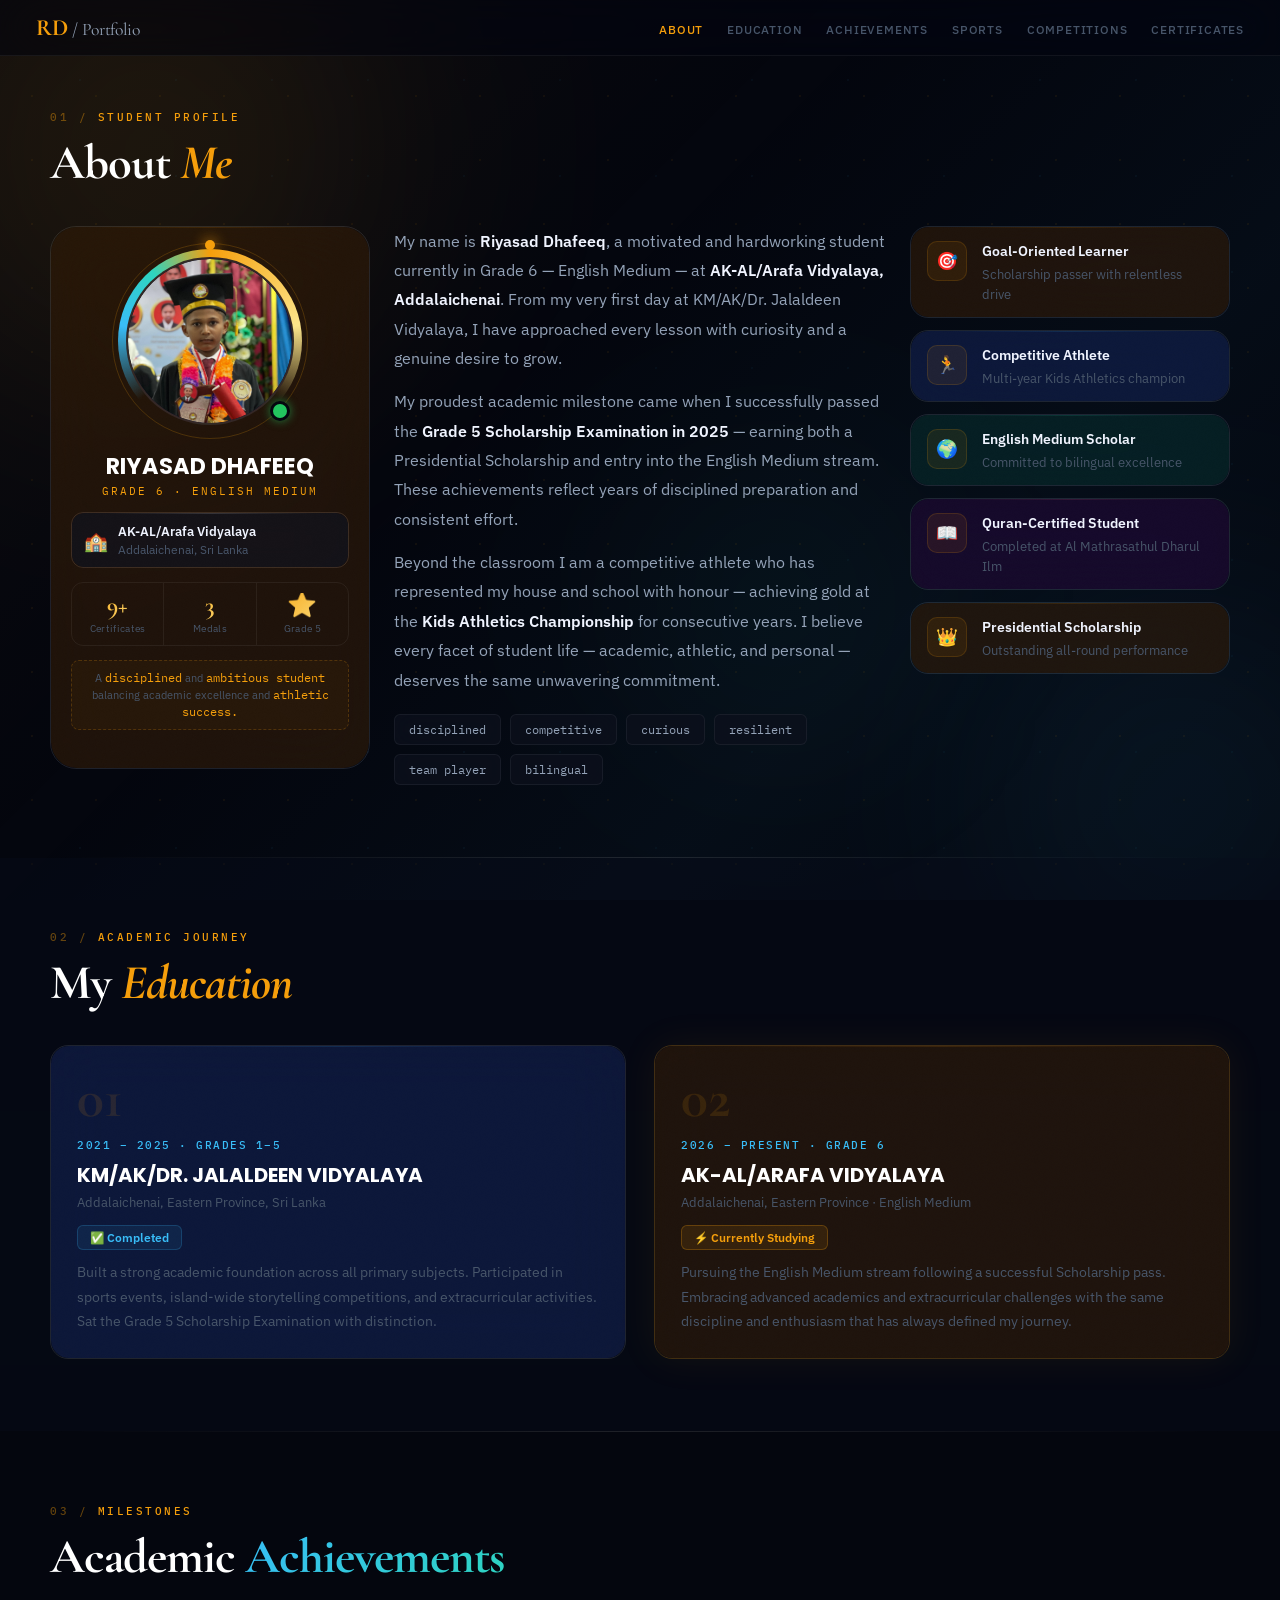
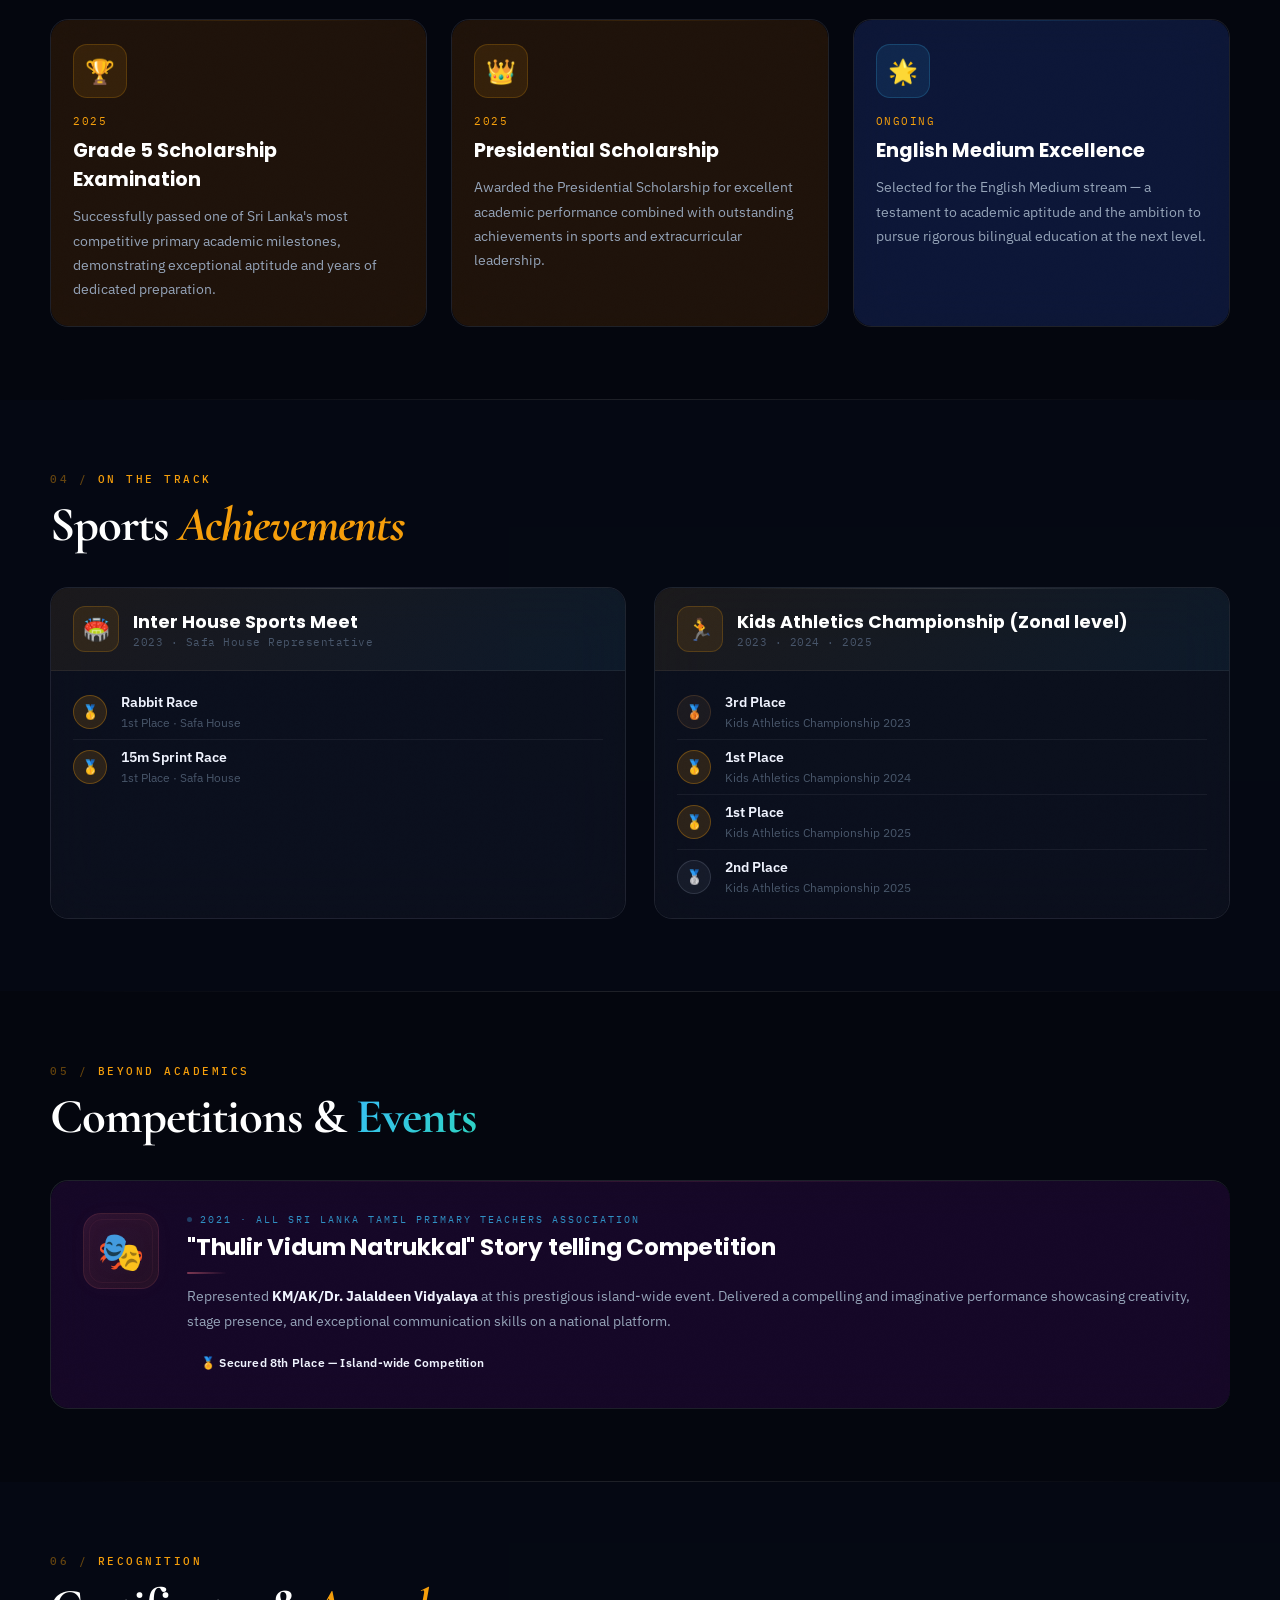
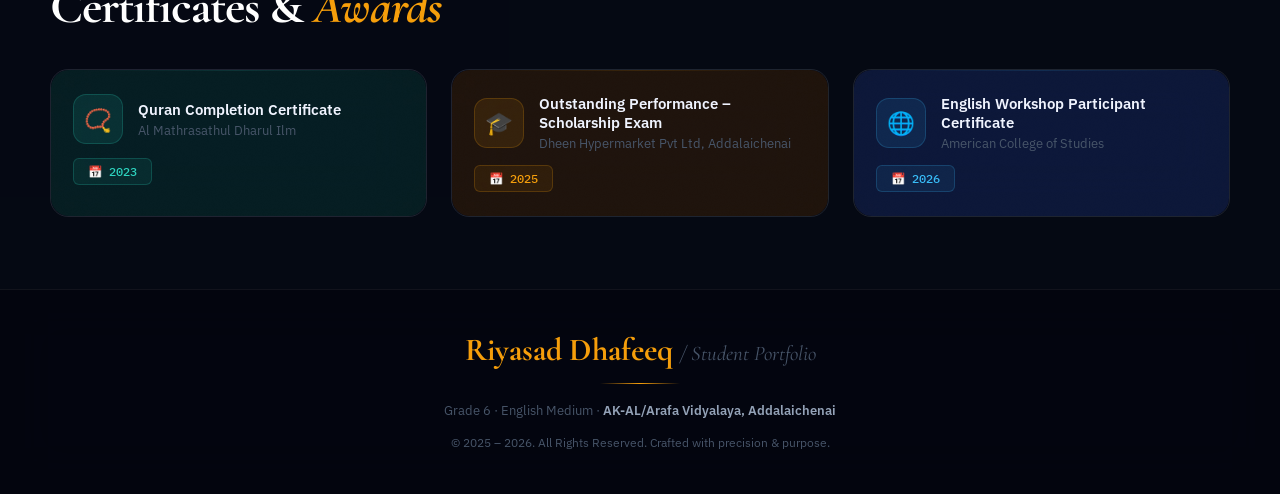
<file: 2nd.html>
<!DOCTYPE html>
<html lang="en">
<head>
  <meta charset="UTF-8"/>
  <meta name="viewport" content="width=device-width, initial-scale=1.0"/>
  <title>Riyasad Dhafeeq — Student Profile</title>
  <link href="https://fonts.googleapis.com/css2?family=Cormorant+Garamond:ital,wght@0,400;0,600;0,700;1,400;1,600&family=IBM+Plex+Sans:wght@300;400;500;600&family=IBM+Plex+Mono:wght@400;500&display=swap" rel="stylesheet"/>
  <link rel="stylesheet" href="style.css">
</head>
<body>

<!-- CURSOR -->
<div id="cur-dot"></div>
<div id="cur-ring"></div>

<!-- BACKGROUND SCENE -->
<div class="bg-scene">
  <div class="bg-orb orb-a"></div>
  <div class="bg-orb orb-b"></div>
  <div class="bg-orb orb-c"></div>
</div>

<!-- ═══════════════════════════════════════════════════
     NAV
═══════════════════════════════════════════════════ -->
<nav id="navbar">
  <div class="nav-logo">RD <span>/ Portfolio</span></div>
  <ul class="nav-links" id="navLinks">
    <li><a href="#about">About</a></li>
    <li><a href="#education">Education</a></li>
    <li><a href="#achievements">Achievements</a></li>
    <li><a href="#sports">Sports</a></li>
    <li><a href="#competitions">Competitions</a></li>
    <li><a href="#certifications">Certificates</a></li>
  </ul>
  <div class="hamburger" onclick="toggleMenu()">
    <span></span><span></span><span></span>
  </div>
</nav>

<!-- ═══════════════════════════════════════════════════
     ABOUT / STUDENT PROFILE  (first section — no hero)
═══════════════════════════════════════════════════ -->
<section id="about" style="padding-top:110px;">
  <div class="si">
    <div class="s-mono"><span>01 /</span> Student Profile</div>
    <h2 class="s-title">About <em>Me</em></h2>

    <!-- 3-column layout: profile card | bio | highlights -->
    <div class="profile-layout">

      <!-- ── LEFT: Profile Image Card ── -->
      <div class="profile-img-card acr acr-amber fu">
        <div class="noise"></div>

        <!-- spinning conic ring around photo -->
        <div class="pic-shell">
          <div class="pic-ring-outer"></div>
          <div class="pic-ring-conic"></div>
          <div class="pic-frame">
            <!-- Replace src with your actual photo path e.g. src="riyasad.jpg" -->
            <img
              id="profilePhoto"
              src="imgs.jpeg"
              alt="Riyasad Dhafeeq"
              onerror="this.style.display='none'; document.getElementById('profileEmoji').style.display='flex';"
            />
            <div id="profileEmoji" style="display:none; width:100%; height:100%; align-items:center; justify-content:center; font-size:5.5rem; background:linear-gradient(145deg,#0d1428,#12102a);">👦</div>
          </div>
          <div class="pic-live"></div>
        </div>

        <!-- Name & grade -->
        <div class="pic-name">Riyasad Dhafeeq</div>
        <div class="pic-grade">Grade 6 · English Medium</div>

        <!-- School chips -->
        <div class="pic-school acr acr-neutral">
          <div class="noise"></div>
          <span class="pic-school-ico">🏫</span>
          <div>
            <div class="pic-school-name">AK-AL/Arafa Vidyalaya</div>
            <div class="pic-school-loc">Addalaichenai, Sri Lanka</div>
          </div>
        </div>

        <!-- Stat row -->
        <div class="pic-stats">
          <div class="pic-stat">
            <span class="pic-stat-n" data-target="9">9</span>
            <span class="pic-stat-l">Certificates</span>
          </div>
          <div class="pic-stat-div"></div>
          <div class="pic-stat">
            <span class="pic-stat-n" data-target="3">0</span>
            <span class="pic-stat-l">Medals</span>
          </div>
          <div class="pic-stat-div"></div>
          <div class="pic-stat">
            <span class="pic-stat-n">⭐</span>
            <span class="pic-stat-l">Grade 5</span>
          </div>
        </div>

        <!-- Upload hint -->
        <div class="pic-upload-hint">
          A <code>disciplined</code> and <code>ambitious student</code> balancing academic excellence and <code>athletic success.</code>
        </div>

        <!-- Download CV -->
        <!-- <a class="btn-acr btn-primary-acr pic-cv" href="riyasad_acrylic.html" download>⬇ Download CV</a> -->
      </div>

      <!-- ── MIDDLE: Bio ── -->
      <div class="about-body fu">
        <p>My name is <strong>Riyasad Dhafeeq</strong>, a motivated and hardworking student currently in Grade 6 — English Medium — at <strong>AK-AL/Arafa Vidyalaya, Addalaichenai</strong>. From my very first day at KM/AK/Dr. Jalaldeen Vidyalaya, I have approached every lesson with curiosity and a genuine desire to grow.</p>
        <p>My proudest academic milestone came when I successfully passed the <strong>Grade 5 Scholarship Examination in 2025</strong> — earning both a Presidential Scholarship and entry into the English Medium stream. These achievements reflect years of disciplined preparation and consistent effort.</p>
        <p>Beyond the classroom I am a competitive athlete who has represented my house and school with honour — achieving gold at the <strong>Kids Athletics Championship</strong> for consecutive years. I believe every facet of student life — academic, athletic, and personal — deserves the same unwavering commitment.</p>
        <div class="trait-chips">
          <div class="chip">disciplined</div>
          <div class="chip">competitive</div>
          <div class="chip">curious</div>
          <div class="chip">resilient</div>
          <div class="chip">team player</div>
          <div class="chip">bilingual</div>
        </div>
      </div>

      <!-- ── RIGHT: Highlights ── -->
      <div class="hl-stack">
        <div class="hl-item acr acr-amber fu"><div class="noise"></div><div class="hl-icon">🎯</div><div class="hl-text"><strong>Goal-Oriented Learner</strong><span>Scholarship passer with relentless drive</span></div></div>
        <div class="hl-item acr acr-blue  fu"><div class="noise"></div><div class="hl-icon">🏃</div><div class="hl-text"><strong>Competitive Athlete</strong><span>Multi-year Kids Athletics champion</span></div></div>
        <div class="hl-item acr acr-teal  fu"><div class="noise"></div><div class="hl-icon">🌍</div><div class="hl-text"><strong>English Medium Scholar</strong><span>Committed to bilingual excellence</span></div></div>
        <div class="hl-item acr acr-plum  fu"><div class="noise"></div><div class="hl-icon">📖</div><div class="hl-text"><strong>Quran-Certified Student</strong><span>Completed at Al Mathrasathul Dharul Ilm</span></div></div>
        <div class="hl-item acr acr-amber fu"><div class="noise"></div><div class="hl-icon">👑</div><div class="hl-text"><strong>Presidential Scholarship</strong><span>Outstanding all-round performance</span></div></div>
      </div>

    </div><!-- /profile-layout -->
  </div>
</section>

<div class="strip"></div>

<!-- ═══════════════════════════════════════════════════
     EDUCATION
═══════════════════════════════════════════════════ -->
<section id="education">
  <div class="si">
    <div class="s-mono"><span>02 /</span> Academic Journey</div>
    <h2 class="s-title">My <em>Education</em></h2>

    <div class="edu-track">

      <div class="edu-card acr acr-blue fu">
        <div class="noise"></div>
        <span class="edu-num">01</span>
        <div class="edu-era">2021 – 2025 · Grades 1–5</div>
        <div class="edu-name">KM/AK/Dr. Jalaldeen Vidyalaya</div>
        <div class="edu-loc">Addalaichenai, Eastern Province, Sri Lanka</div>
        <span class="edu-badge done">✅ Completed</span>
        <p class="edu-desc">Built a strong academic foundation across all primary subjects. Participated in sports events, island-wide storytelling competitions, and extracurricular activities. Sat the Grade 5 Scholarship Examination with distinction.</p>
      </div>

      <div class="edu-card acr acr-amber active-edu fu">
        <div class="noise"></div>
        <span class="edu-num">02</span>
        <div class="edu-era">2026 – Present · Grade 6</div>
        <div class="edu-name">AK-AL/Arafa Vidyalaya</div>
        <div class="edu-loc">Addalaichenai, Eastern Province · English Medium</div>
        <span class="edu-badge now">⚡ Currently Studying</span>
        <p class="edu-desc">Pursuing the English Medium stream following a successful Scholarship pass. Embracing advanced academics and extracurricular challenges with the same discipline and enthusiasm that has always defined my journey.</p>
      </div>

    </div>
  </div>
</section>

<div class="strip"></div>

<!-- ═══════════════════════════════════════════════════
     ACHIEVEMENTS
═══════════════════════════════════════════════════ -->
<section id="achievements">
  <div class="si">
    <div class="s-mono"><span>03 /</span> Milestones</div>
    <h2 class="s-title">Academic <span class="sky-txt">Achievements</span></h2>

    <div class="ach-grid">
      <div class="ach-card acr acr-amber fu">
        <div class="noise"></div>
        <div class="ach-glyph amber">🏆</div>
        <div class="ach-yr">2025</div>
        <div class="ach-name">Grade 5 Scholarship Examination</div>
        <div class="ach-desc">Successfully passed one of Sri Lanka's most competitive primary academic milestones, demonstrating exceptional aptitude and years of dedicated preparation.</div>
      </div>
      <div class="ach-card acr acr-amber fu">
        <div class="noise"></div>
        <div class="ach-glyph amber">👑</div>
        <div class="ach-yr">2025</div>
        <div class="ach-name">Presidential Scholarship</div>
        <div class="ach-desc">Awarded the Presidential Scholarship for excellent academic performance combined with outstanding achievements in sports and extracurricular leadership.</div>
      </div>
      <div class="ach-card acr acr-blue fu">
        <div class="noise"></div>
        <div class="ach-glyph sky">🌟</div>
        <div class="ach-yr">Ongoing</div>
        <div class="ach-name">English Medium Excellence</div>
        <div class="ach-desc">Selected for the English Medium stream — a testament to academic aptitude and the ambition to pursue rigorous bilingual education at the next level.</div>
      </div>
    </div>
  </div>
</section>

<div class="strip"></div>

<!-- ═══════════════════════════════════════════════════
     SPORTS
═══════════════════════════════════════════════════ -->
<section id="sports">
  <div class="si">
    <div class="s-mono"><span>04 /</span> On the Track</div>
    <h2 class="s-title">Sports <em>Achievements</em></h2>

    <div class="sp-grid">

      <div class="sp-card acr acr-neutral fu">
        <div class="noise"></div>
        <div class="sp-head">
          <div class="sp-ico">🏟️</div>
          <div>
            <div class="sp-title">Inter House Sports Meet</div>
            <div class="sp-sub">2023 · Safa House Representative</div>
          </div>
        </div>
        <div class="sp-body">
          <div class="sp-row"><div class="medal m1">🥇</div><div class="sp-ri"><strong>Rabbit Race</strong><span>1st Place · Safa House</span></div></div>
          <div class="sp-row"><div class="medal m1">🥇</div><div class="sp-ri"><strong>15m Sprint Race</strong><span>1st Place · Safa House</span></div></div>
        </div>
      </div>

      <div class="sp-card acr acr-neutral fu">
        <div class="noise"></div>
        <div class="sp-head">
          <div class="sp-ico">🏃</div>
          <div>
            <div class="sp-title">Kids Athletics Championship (Zonal level)</div>
            <div class="sp-sub">2023 · 2024 · 2025</div>
          </div>
        </div>
        <div class="sp-body">
          <div class="sp-row"><div class="medal m3">🥉</div><div class="sp-ri"><strong>3rd Place</strong><span>Kids Athletics Championship 2023</span></div></div>
          <div class="sp-row"><div class="medal m1">🥇</div><div class="sp-ri"><strong>1st Place</strong><span>Kids Athletics Championship 2024</span></div></div>
          <div class="sp-row"><div class="medal m1">🥇</div><div class="sp-ri"><strong>1st Place</strong><span>Kids Athletics Championship 2025</span></div></div>
          <div class="sp-row"><div class="medal m2">🥈</div><div class="sp-ri"><strong>2nd Place</strong><span>Kids Athletics Championship 2025</span></div></div>
        </div>
      </div>

    </div>
  </div>
</section>

<div class="strip"></div>

<!-- ═══════════════════════════════════════════════════
     COMPETITIONS
═══════════════════════════════════════════════════ -->
<section id="competitions">
  <div class="si">
    <div class="s-mono"><span>05 /</span> Beyond Academics</div>
    <h2 class="s-title">Competitions &amp; <span class="sky-txt">Events</span></h2>

    <div class="comp-card acr acr-plum fu">
      <div class="noise"></div>
      <div class="comp-trophy-box">🎭</div>
      <div>
        <div class="comp-year">2021 · All Sri Lanka Tamil Primary Teachers Association</div>
        <div class="comp-title">"Thulir Vidum Natrukkal" Story telling Competition</div>
        <div class="comp-body">
          Represented <strong style="color:var(--t1)">KM/AK/Dr. Jalaldeen Vidyalaya</strong> at this prestigious island-wide event. Delivered a compelling and imaginative performance showcasing creativity, stage presence, and exceptional communication skills on a national platform.
        </div>
        <div class="comp-place">🏅 Secured 8th Place — Island-wide Competition</div>
      </div>
    </div>
  </div>
</section>

<div class="strip"></div>

<!-- ═══════════════════════════════════════════════════
     CERTIFICATIONS
═══════════════════════════════════════════════════ -->
<section id="certifications">
  <div class="si">
    <div class="s-mono"><span>06 /</span> Recognition</div>
    <h2 class="s-title">Certificates &amp; <em>Awards</em></h2>

    <div class="cert-grid">

      <div class="cert-card acr acr-teal fu">
        <div class="noise"></div>
        <div class="cert-head">
          <div class="cert-ico teal">📿</div>
          <div>
            <div class="cert-nm">Quran Completion Certificate</div>
            <div class="cert-iss">Al Mathrasathul Dharul Ilm</div>
          </div>
        </div>
        <span class="cert-yr-tag teal">📅 2023</span>
      </div>

      <div class="cert-card acr acr-amber fu">
        <div class="noise"></div>
        <div class="cert-head">
          <div class="cert-ico amber">🎓</div>
          <div>
            <div class="cert-nm">Outstanding Performance – Scholarship Exam</div>
            <div class="cert-iss">Dheen Hypermarket Pvt Ltd, Addalaichenai</div>
          </div>
        </div>
        <span class="cert-yr-tag amber">📅 2025</span>
      </div>

      <div class="cert-card acr acr-blue fu">
        <div class="noise"></div>
        <div class="cert-head">
          <div class="cert-ico sky">🌐</div>
          <div>
            <div class="cert-nm">English Workshop Participant Certificate</div>
            <div class="cert-iss">American College of Studies</div>
          </div>
        </div>
        <span class="cert-yr-tag sky">📅 2026</span>
      </div>

    </div>
  </div>
</section>

<!-- ═══════════════════════════════════════════════════
     FOOTER
═══════════════════════════════════════════════════ -->
<footer>
  <div class="foot-name">Riyasad Dhafeeq <span>/ Student Portfolio</span></div>
  <div class="foot-line"></div>
  <p>Grade 6 · English Medium · <strong>AK-AL/Arafa Vidyalaya, Addalaichenai</strong></p>
  <p style="margin-top:8px;font-size:.76rem;">© 2025 – 2026. All Rights Reserved. Crafted with precision &amp; purpose.</p>
</footer>

<!-- ═══════════════════════════════════════════════════
     JAVASCRIPT
═══════════════════════════════════════════════════ -->
<script>
  /* ── Particle Constellation ──────────── */
  (function(){
    const cv = document.getElementById('hero-canvas');
    if(!cv) return;
    const ctx = cv.getContext('2d');
    let W, H, pts=[];
    function resize(){ W=cv.width=cv.offsetWidth; H=cv.height=cv.offsetHeight; }
    resize(); window.addEventListener('resize', resize);

    const N=90;
    for(let i=0;i<N;i++) pts.push({
      x:Math.random()*W, y:Math.random()*H,
      vx:(Math.random()-.5)*.35, vy:(Math.random()-.5)*.35,
      r:Math.random()*1.5+.4,
      a:Math.random()*.8+.2
    });

    function draw(){
      ctx.clearRect(0,0,W,H);
      // Lines
      for(let i=0;i<pts.length;i++){
        for(let j=i+1;j<pts.length;j++){
          const dx=pts[i].x-pts[j].x, dy=pts[i].y-pts[j].y;
          const d=Math.sqrt(dx*dx+dy*dy);
          if(d<120){
            ctx.beginPath();
            ctx.moveTo(pts[i].x,pts[i].y);
            ctx.lineTo(pts[j].x,pts[j].y);
            ctx.strokeStyle=`rgba(245,158,11,${(1-d/120)*.12})`;
            ctx.lineWidth=.6; ctx.stroke();
          }
        }
      }
      // Dots
      pts.forEach(p=>{
        ctx.beginPath();
        ctx.arc(p.x,p.y,p.r,0,Math.PI*2);
        ctx.fillStyle=`rgba(245,158,11,${p.a*.6})`;
        ctx.fill();
        p.x+=p.vx; p.y+=p.vy;
        if(p.x<0||p.x>W) p.vx*=-1;
        if(p.y<0||p.y>H) p.vy*=-1;
      });
      requestAnimationFrame(draw);
    }
    draw();
  })();

  /* ── Typewriter role cycling ──────────── */
  (function(){
    const el = document.getElementById('roleText');
    if(!el) return;
    const roles=['Academic Achiever','Dedicated Student','Young Athlete','Presidential Scholar','Quran Graduate','Public Speaker'];
    let ri=0, ci=0, deleting=false;
    function tick(){
      const full=roles[ri];
      if(!deleting){
        el.textContent=full.slice(0,++ci);
        if(ci===full.length){ deleting=true; setTimeout(tick,1800); return; }
        setTimeout(tick,80);
      } else {
        el.textContent=full.slice(0,--ci);
        if(ci===0){ deleting=false; ri=(ri+1)%roles.length; setTimeout(tick,400); return; }
        setTimeout(tick,40);
      }
    }
    tick();
  })();

  /* ── Counter animation ────────────────── */
  (function(){
    const els=document.querySelectorAll('[data-target]');
    const io2=new IntersectionObserver(entries=>{
      entries.forEach(e=>{
        if(!e.isIntersecting) return;
        const el=e.target, target=+el.dataset.target;
        let n=0; const step=Math.ceil(target/30);
        const t=setInterval(()=>{
          n=Math.min(n+step,target);
          el.textContent=n+(target===9?'+':'');
          if(n>=target) clearInterval(t);
        },55);
        io2.unobserve(el);
      });
    },{threshold:.5});
    els.forEach(el=>io2.observe(el));
  })();

  /* ── Cursor ───────────────────────────── */
  const dot  = document.getElementById('cur-dot');
  const ring = document.getElementById('cur-ring');
  let mx=0,my=0, rx=0,ry=0;
  document.addEventListener('mousemove', e=>{ mx=e.clientX; my=e.clientY; dot.style.cssText=`left:${mx}px;top:${my}px`; });
  (function trackRing(){
    rx+=(mx-rx)*.11; ry+=(my-ry)*.11;
    ring.style.left=rx+'px'; ring.style.top=ry+'px';
    requestAnimationFrame(trackRing);
  })();

  /* ── Nav scroll shadow ─────────────────── */
  const nav=document.getElementById('navbar');
  window.addEventListener('scroll',()=>nav.classList.toggle('scrolled',scrollY>20));

  /* ── Hamburger ─────────────────────────── */
  function toggleMenu(){ document.getElementById('navLinks').classList.toggle('open'); }
  document.querySelectorAll('.nav-links a').forEach(a=>
    a.addEventListener('click',()=>document.getElementById('navLinks').classList.remove('open')));

  /* ── Intersection observer (fade-up) ───── */
  const io=new IntersectionObserver(entries=>{
    entries.forEach(e=>{ if(e.isIntersecting){e.target.classList.add('in'); io.unobserve(e.target);} });
  },{threshold:.08});
  document.querySelectorAll('.fu').forEach(el=>io.observe(el));

  /* ── Active nav link ───────────────────── */
  const secs=document.querySelectorAll('section[id]');
  const navAs=document.querySelectorAll('.nav-links a');
  window.addEventListener('scroll',()=>{
    let cur='';
    secs.forEach(s=>{ if(scrollY>=s.offsetTop-80) cur=s.id; });
    navAs.forEach(a=>{ a.style.color=a.getAttribute('href')==='#'+cur?'var(--amber)':''; });
  });

  /* ── Acrylic Reveal Mouse Effect ─────────
     Subtle radial highlight that follows the mouse inside acrylic cards */
  document.querySelectorAll('.acr').forEach(card=>{
    card.addEventListener('mousemove',e=>{
      const r=card.getBoundingClientRect();
      const x=((e.clientX-r.left)/r.width *100).toFixed(1);
      const y=((e.clientY-r.top) /r.height*100).toFixed(1);
      card.style.setProperty('--rx',x+'%');
      card.style.setProperty('--ry',y+'%');
      card.style.backgroundImage=
        `radial-gradient(280px circle at ${x}% ${y}%, rgba(255,255,255,.045), transparent 65%)`;
    });
    card.addEventListener('mouseleave',()=>{ card.style.backgroundImage=''; });
  });
</script>
</body>
</html>
</file>
<file: style.css>
@import url("https://fonts.googleapis.com/css2?family=Poppins:ital,wght@0,400;0,500;0,600;0,700;1,400;1,500;1,600;1,700&display=swap");

/* ═══════════════════════════════════════════════════
       ROOT / TOKENS
    ═══════════════════════════════════════════════════ */
:root {
  /* Background */
  --bg-base: #04060e;
  --bg-mid: #080d1c;

  /* Acrylic tints  (semi-transparent color layers) */
  --acr-blue: rgba(16, 28, 68, 0.72);
  --acr-amber: rgba(42, 24, 6, 0.7);
  --acr-teal: rgba(6, 38, 38, 0.7);
  --acr-plum: rgba(28, 8, 46, 0.72);
  --acr-neutral: rgba(12, 16, 28, 0.75);

  /* Accent colours */
  --amber: #f59e0b;
  --amber-lt: #fde68a;
  --sky: #38bdf8;
  --sky-lt: #bae6fd;
  --rose: #fb7185;
  --teal: #2dd4bf;
  --white: #ffffff;

  /* Text */
  --t1: #f0f4ff;
  --t2: #94a3b8;
  --t3: #475569;

  /* Borders */
  --bdr-lo: rgba(255, 255, 255, 0.06);
  --bdr-mid: rgba(255, 255, 255, 0.11);
  --bdr-hi: rgba(255, 255, 255, 0.2);

  /* Acrylic reveals (top highlight edge) */
  --rev-amber: rgba(245, 158, 11, 0.18);
  --rev-sky: rgba(56, 189, 248, 0.18);
  --rev-teal: rgba(45, 212, 191, 0.18);
  --rev-rose: rgba(251, 113, 133, 0.18);

  /* Blur amount — true acrylic is moderate, not extreme */
  --blur: blur(28px) saturate(180%);

  --radius: 18px;
  --radius-lg: 26px;
  --shadow: 0 8px 40px rgba(0, 0, 0, 0.55);
}

/* ═══════════════════════════════════════════════════
       RESET
    ═══════════════════════════════════════════════════ */
*,
*::before,
*::after {
  box-sizing: border-box;
  margin: 0;
  padding: 0;
}
html {
  scroll-behavior: smooth;
}
body {
  font-family: "IBM Plex Sans", sans-serif;
  background: var(--bg-base);
  color: var(--t1);
  overflow-x: hidden;
  /*cursor: none;*/
}
a {
  text-decoration: none;
  color: inherit;
}
img {
  display: block;
  max-width: 100%;
}

/* ═══════════════════════════════════════════════════
       SCROLLBAR
    ═══════════════════════════════════════════════════ */
::-webkit-scrollbar {
  width: 5px;
}
::-webkit-scrollbar-track {
  background: var(--bg-base);
}
::-webkit-scrollbar-thumb {
  background: var(--amber);
  border-radius: 3px;
}

/* ═══════════════════════════════════════════════════
       BACKGROUND SCENE
       Deep geometric mesh + two slow orbs
    ═══════════════════════════════════════════════════ */
.bg-scene {
  position: fixed;
  inset: 0;
  z-index: 0;
  pointer-events: none;
  overflow: hidden;
}
/* Subtle hexagonal grid */
.bg-scene::before {
  content: "";
  position: absolute;
  inset: 0;
  background-image:
    radial-gradient(circle, rgba(245, 158, 11, 0.06) 1px, transparent 1px),
    radial-gradient(circle, rgba(56, 189, 248, 0.04) 1px, transparent 1px);
  background-size:
    64px 64px,
    96px 96px;
  background-position:
    0 0,
    32px 32px;
}
/* Diagonal gradient bands */
.bg-scene::after {
  content: "";
  position: absolute;
  inset: 0;
  background: linear-gradient(
    135deg,
    rgba(245, 158, 11, 0.04) 0%,
    transparent 40%,
    rgba(56, 189, 248, 0.04) 70%,
    transparent 100%
  );
}
.bg-orb {
  position: absolute;
  border-radius: 50%;
  filter: blur(100px);
}
.orb-a {
  width: 700px;
  height: 700px;
  background: radial-gradient(
    circle,
    rgba(245, 158, 11, 0.12),
    transparent 70%
  );
  top: -200px;
  left: -200px;
  animation: slow-drift 28s ease-in-out infinite;
}
.orb-b {
  width: 600px;
  height: 600px;
  background: radial-gradient(circle, rgba(56, 189, 248, 0.1), transparent 70%);
  bottom: -200px;
  right: -200px;
  animation: slow-drift 34s ease-in-out infinite reverse;
}
.orb-c {
  width: 400px;
  height: 400px;
  background: radial-gradient(
    circle,
    rgba(45, 212, 191, 0.08),
    transparent 70%
  );
  top: 45%;
  left: 45%;
  animation: slow-drift 22s ease-in-out infinite 4s;
}
@keyframes slow-drift {
  0%,
  100% {
    transform: translate(0, 0) scale(1);
  }
  33% {
    transform: translate(60px, -50px) scale(1.07);
  }
  66% {
    transform: translate(-40px, 70px) scale(0.94);
  }
}

/* ═══════════════════════════════════════════════════
       ACRYLIC NOISE TEXTURE — the key ingredient
       Inline SVG noise filter applied as pseudo-element
    ═══════════════════════════════════════════════════ */
.noise {
  position: absolute;
  inset: 0;
  border-radius: inherit;
  pointer-events: none;
  z-index: 3;
  opacity: 0.045;
  background-image: url("data:image/svg+xml,%3Csvg xmlns='http://www.w3.org/2000/svg' width='300' height='300'%3E%3Cfilter id='n'%3E%3CfeTurbulence type='fractalNoise' baseFrequency='0.75' numOctaves='4' stitchTiles='stitch'/%3E%3CfeColorMatrix type='saturate' values='0'/%3E%3C/filter%3E%3Crect width='300' height='300' filter='url(%23n)' opacity='1'/%3E%3C/svg%3E");
  background-repeat: repeat;
  background-size: 200px 200px;
  mix-blend-mode: overlay;
}

/* ═══════════════════════════════════════════════════
       ACRYLIC CARD BASE
       Structure: blur layer → tint layer → noise → border → content
    ═══════════════════════════════════════════════════ */
.acr {
  position: relative;
  border-radius: var(--radius);
  overflow: hidden;
  border: 1px solid var(--bdr-mid);
  /* The backdrop-filter on the element itself */
  backdrop-filter: var(--blur);
  -webkit-backdrop-filter: var(--blur);
  transition:
    border-color 0.35s,
    box-shadow 0.35s,
    transform 0.35s;
}
/* Tint layer behind content */
.acr::before {
  content: "";
  position: absolute;
  inset: 0;
  border-radius: inherit;
  z-index: 0;
}
/* Top-edge luminous reveal line */
.acr::after {
  content: "";
  position: absolute;
  top: 0;
  left: 12%;
  right: 12%;
  height: 1px;
  border-radius: 0 0 4px 4px;
  z-index: 4;
  opacity: 0.7;
  transition:
    opacity 0.35s,
    left 0.35s,
    right 0.35s;
}
.acr:hover {
  border-color: var(--bdr-hi);
  transform: translateY(-5px);
  box-shadow: var(--shadow);
}
.acr:hover::after {
  left: 5%;
  right: 5%;
  opacity: 1;
}

/* Tint variants */
.acr-blue::before {
  background: var(--acr-blue);
}
.acr-amber::before {
  background: var(--acr-amber);
}
.acr-teal::before {
  background: var(--acr-teal);
}
.acr-plum::before {
  background: var(--acr-plum);
}
.acr-neutral::before {
  background: var(--acr-neutral);
}

/* Reveal-line colour variants */
.acr-blue::after {
  background: linear-gradient(90deg, transparent, var(--rev-sky), transparent);
}
.acr-amber::after {
  background: linear-gradient(
    90deg,
    transparent,
    var(--rev-amber),
    transparent
  );
}
.acr-teal::after {
  background: linear-gradient(90deg, transparent, var(--rev-teal), transparent);
}
.acr-plum::after {
  background: linear-gradient(90deg, transparent, var(--rev-rose), transparent);
}
.acr-neutral::after {
  background: linear-gradient(90deg, transparent, var(--bdr-hi), transparent);
}

/* All acrylic card inner content needs z-index to sit above tint */
.acr > *:not(.noise) {
  position: relative;
  z-index: 2;
}

/* ═══════════════════════════════════════════════════
       NAVIGATION
    ═══════════════════════════════════════════════════ */
nav {
  position: fixed;
  top: 0;
  left: 0;
  right: 0;
  z-index: 500;
  padding: 0 36px;
  height: 56px;
  display: flex;
  align-items: center;
  justify-content: space-between;
  background: rgba(4, 6, 14, 0.65);
  backdrop-filter: var(--blur);
  -webkit-backdrop-filter: var(--blur);
  border-bottom: 1px solid var(--bdr-lo);
  transition: border-color 0.3s;
}
nav.scrolled {
  border-bottom-color: var(--bdr-mid);
}

.nav-logo {
  font-family: "Cormorant Garamond", serif;
  font-size: 1.45rem;
  font-weight: 700;
  color: var(--amber);
  letter-spacing: -0.3px;
}
.nav-logo span {
  color: var(--t2);
  font-weight: 400;
  font-size: 1.1rem;
}

.nav-links {
  display: flex;
  gap: 24px;
  list-style: none;
}
.nav-links a {
  font-size: 0.78rem;
  font-weight: 500;
  letter-spacing: 0.8px;
  text-transform: uppercase;
  color: var(--t3);
  position: relative;
  transition: color 0.25s;
}
.nav-links a::after {
  content: "";
  position: absolute;
  bottom: -3px;
  left: 0;
  width: 0;
  height: 1px;
  background: var(--amber);
  transition: width 0.3s;
}
.nav-links a:hover {
  color: var(--amber);
}
.nav-links a:hover::after {
  width: 100%;
}

.hamburger {
  display: none;
  flex-direction: column;
  gap: 5px;
  cursor: pointer;
  background: none;
  border: none;
  padding: 0;
}
.hamburger span {
  width: 22px;
  height: 1.5px;
  background: var(--t2);
  border-radius: 2px;
  transition: 0.3s;
  display: block;
}

/* ═══════════════════════════════════════════════════
       SECTION COMMONS
    ═══════════════════════════════════════════════════ */
section {
  padding: 72px 48px;
  position: relative;
  z-index: 2;
}
.si {
  max-width: 1180px;
  margin: 0 auto;
}

.s-mono {
  font-family: "IBM Plex Mono", monospace;
  font-size: 0.68rem;
  font-weight: 500;
  letter-spacing: 2.5px;
  text-transform: uppercase;
  color: var(--amber);
  margin-bottom: 12px;
}
.s-mono span {
  opacity: 0.4;
}

.s-title {
  font-family: "Cormorant Garamond", serif;
  font-size: clamp(2.2rem, 3.8vw, 3.2rem);
  font-weight: 700;
  color: var(--white);
  letter-spacing: -1px;
  line-height: 1.1;
  margin-bottom: 36px;
}
.s-title em {
  font-style: italic;
  color: var(--amber);
}
.s-title .sky-txt {
  background: linear-gradient(135deg, var(--sky), var(--teal));
  -webkit-background-clip: text;
  -webkit-text-fill-color: transparent;
  background-clip: text;
  font-style: normal;
}

/* divider strip */
.strip {
  height: 1px;
  max-width: 1180px;
  margin: 0 auto;
  background: linear-gradient(90deg, transparent, var(--bdr-mid), transparent);
  position: relative;
  z-index: 2;
}

/* ═══════════════════════════════════════════════════
       ABOUT / STUDENT PROFILE
    ═══════════════════════════════════════════════════ */
#about {
  background: transparent;
}

/* 3-column: profile card | bio | highlights */
.profile-layout {
  display: grid;
  grid-template-columns: 320px 1fr 320px;
  gap: 24px;
  align-items: start;
}

/* ── Profile Image Card ── */
.profile-img-card {
  border-radius: var(--radius-lg);
  padding: 24px 20px 24px;
  text-align: center;
  display: flex;
  flex-direction: column;
  align-items: center;
  gap: 0;
  position: sticky;
  top: 90px;
}
.profile-img-card .noise {
  opacity: 0.04;
}

@keyframes spin-slow {
  to {
    transform: rotate(360deg);
  }
}

/* Spinning ring + photo frame */
.pic-shell {
  width: 180px;
  height: 180px;
  position: relative;
  margin: 0 auto 22px;
  flex-shrink: 0;
}
.pic-ring-outer {
  position: absolute;
  inset: -8px;
  border-radius: 50%;
  border: 1px solid rgba(245, 158, 11, 0.2);
  animation: spin-slow 14s linear infinite;
}
.pic-ring-outer::before {
  content: "";
  position: absolute;
  top: -4px;
  left: 50%;
  margin-left: -5px;
  width: 10px;
  height: 10px;
  border-radius: 50%;
  background: var(--amber);
  box-shadow: 0 0 14px var(--amber);
}
.pic-ring-conic {
  position: absolute;
  inset: -2px;
  border-radius: 50%;
  background: conic-gradient(
    var(--amber) 0deg,
    var(--amber-lt) 80deg,
    transparent 130deg,
    transparent 230deg,
    var(--sky) 280deg,
    var(--teal) 320deg,
    var(--amber) 360deg
  );
  animation: spin-slow 7s linear infinite;
}
.pic-frame {
  position: absolute;
  inset: 6px;
  border-radius: 50%;
  overflow: hidden;
  border: 2px solid rgba(245, 158, 11, 0.15);
  background: linear-gradient(145deg, #0d1428, #12102a);
  display: flex;
  align-items: center;
  justify-content: center;
}
.pic-frame img {
  width: 100%;
  height: 100%;
  object-fit: cover;
  border-radius: 50%;
}
.pic-live {
  position: absolute;
  bottom: 10px;
  right: 10px;
  width: 20px;
  height: 20px;
  border-radius: 50%;
  background: #22c55e;
  border: 3px solid var(--bg-base);
  box-shadow: 0 0 10px rgba(34, 197, 94, 0.6);
  z-index: 5;
}

.pic-name {
  font-family: "Poppins", serif;
  text-transform: uppercase;
  font-size: 1.4rem;
  font-weight: 700;
  color: var(--white);
  margin-bottom: 5px;
  line-height: 1.2;
}

.pic-grade {
  font-family: "IBM Plex Mono", monospace;
  font-size: 0.68rem;
  color: var(--amber);
  letter-spacing: 2px;
  text-transform: uppercase;
  margin-bottom: 14px;
}

/* School mini card */
.pic-school {
  width: 100%;
  border-radius: 12px;
  padding: 10px 12px;
  display: flex;
  align-items: center;
  gap: 10px;
  margin-bottom: 14px;
  text-align: left;
}
.pic-school .noise {
  opacity: 0.03;
}
.pic-school-ico {
  font-size: 1.2rem;
  flex-shrink: 0;
}
.pic-school-name {
  font-size: 0.82rem;
  font-weight: 600;
  color: var(--t1);
}
.pic-school-loc {
  font-size: 0.72rem;
  color: var(--t3);
  margin-top: 2px;
}

/* Stat bar */
.pic-stats {
  display: flex;
  align-items: center;
  justify-content: center;
  gap: 0;
  width: 100%;
  margin-bottom: 14px;
  border: 1px solid var(--bdr-lo);
  border-radius: 12px;
  overflow: hidden;
}
.pic-stat {
  flex: 1;
  padding: 10px 6px;
  text-align: center;
}
.pic-stat-div {
  width: 1px;
  background: var(--bdr-lo);
  align-self: stretch;
}
.pic-stat-n {
  font-family: "Cormorant Garamond", serif;
  font-size: 1.5rem;
  font-weight: 700;
  background: linear-gradient(135deg, var(--amber), var(--amber-lt));
  -webkit-background-clip: text;
  -webkit-text-fill-color: transparent;
  background-clip: text;
  display: block;
  line-height: 1.1;
}
.pic-stat-l {
  font-size: 0.62rem;
  color: var(--t3);
  letter-spacing: 0.3px;
  display: block;
  margin-top: 2px;
}

/* upload hint */
.pic-upload-hint {
  font-size: 0.68rem;
  color: var(--t3);
  text-align: center;
  background: rgba(245, 158, 11, 0.04);
  border: 1px dashed rgba(245, 158, 11, 0.2);
  border-radius: 8px;
  padding: 8px 12px;
  margin-bottom: 14px;
  width: 100%;
  line-height: 1.5;
}
.pic-upload-hint code {
  font-family: "IBM Plex Mono", monospace;
  color: var(--amber);
  font-size: 0.72rem;
}

.pic-cv {
  width: 100%;
  justify-content: center;
  margin-top: 0;
}

.about-body p {
  font-size: 1.02rem;
  color: var(--t2);
  line-height: 1.8;
  margin-bottom: 14px;
}
.about-body strong {
  color: var(--t1);
  font-weight: 600;
}

.trait-chips {
  display: flex;
  flex-wrap: wrap;
  gap: 9px;
  margin-top: 20px;
}
.chip {
  font-family: "IBM Plex Mono", monospace;
  font-size: 0.72rem;
  padding: 7px 14px;
  border-radius: 6px;
  background: var(--acr-neutral);
  border: 1px solid var(--bdr-lo);
  backdrop-filter: blur(12px);
  color: var(--t2);
  transition:
    border-color 0.2s,
    color 0.2s;
}
.chip:hover {
  border-color: rgba(245, 158, 11, 0.4);
  color: var(--amber);
}

.hl-stack {
  display: flex;
  flex-direction: column;
  gap: 12px;
}
.hl-item {
  display: flex;
  align-items: flex-start;
  gap: 15px;
  padding: 14px 16px;
}
.hl-item .noise {
  opacity: 0.035;
}
.hl-icon {
  width: 40px;
  height: 40px;
  flex-shrink: 0;
  border-radius: 10px;
  background: rgba(245, 158, 11, 0.08);
  border: 1px solid rgba(245, 158, 11, 0.15);
  display: flex;
  align-items: center;
  justify-content: center;
  font-size: 1.1rem;
}
.hl-text strong {
  display: block;
  font-size: 0.9rem;
  font-weight: 600;
  color: var(--t1);
  margin-bottom: 3px;
}
.hl-text span {
  font-size: 0.8rem;
  color: var(--t3);
}

/* ═══════════════════════════════════════════════════
       EDUCATION
    ═══════════════════════════════════════════════════ */
#education {
  background: rgba(8, 13, 28, 0.4);
}

.edu-track {
  display: grid;
  grid-template-columns: 1fr 1fr;
  gap: 28px;
}

.edu-card {
  padding: 24px 26px;
}
.edu-card .noise {
  opacity: 0.035;
}
.edu-num {
  font-family: "Cormorant Garamond", serif;
  font-size: 3.5rem;
  font-weight: 700;
  line-height: 1;
  color: rgba(245, 158, 11, 0.12);
  display: block;
  margin-bottom: 12px;
}
.edu-era {
  font-family: "IBM Plex Mono", monospace;
  font-size: 0.68rem;
  font-weight: 500;
  letter-spacing: 1.5px;
  text-transform: uppercase;
  color: var(--sky);
  margin-bottom: 8px;
}
.edu-name {
  font-family: "Poppins", serif;
  text-transform: uppercase;
  font-size: 1.25rem;
  font-weight: 700;
  color: var(--white);
  margin-bottom: 4px;
}
.edu-loc {
  font-size: 0.82rem;
  color: var(--t3);
  margin-bottom: 14px;
}
.edu-badge {
  display: inline-flex;
  align-items: center;
  gap: 6px;
  font-size: 0.72rem;
  font-weight: 600;
  border-radius: 6px;
  padding: 4px 12px;
}
.edu-badge.done {
  background: rgba(56, 189, 248, 0.08);
  color: var(--sky);
  border: 1px solid rgba(56, 189, 248, 0.2);
}
.edu-badge.now {
  background: rgba(245, 158, 11, 0.1);
  color: var(--amber);
  border: 1px solid rgba(245, 158, 11, 0.25);
}
.edu-desc {
  font-size: 0.85rem;
  color: var(--t3);
  line-height: 1.8;
  margin-top: 10px;
}

/* active edu card */
.edu-card.active-edu {
  border-color: rgba(245, 158, 11, 0.25) !important;
  box-shadow: 0 0 40px rgba(245, 158, 11, 0.07);
}

/* ═══════════════════════════════════════════════════
       ACHIEVEMENTS
    ═══════════════════════════════════════════════════ */
#achievements {
  background: transparent;
}
.ach-grid {
  display: grid;
  grid-template-columns: repeat(auto-fit, minmax(300px, 1fr));
  gap: 24px;
}
.ach-card {
  padding: 24px 22px;
}
.ach-card .noise {
  opacity: 0.035;
}

.ach-glyph {
  width: 54px;
  height: 54px;
  border-radius: 14px;
  display: flex;
  align-items: center;
  justify-content: center;
  font-size: 1.5rem;
  margin-bottom: 16px;
}
.ach-glyph.amber {
  background: rgba(245, 158, 11, 0.1);
  border: 1px solid rgba(245, 158, 11, 0.2);
}
.ach-glyph.sky {
  background: rgba(56, 189, 248, 0.1);
  border: 1px solid rgba(56, 189, 248, 0.2);
}
.ach-glyph.teal {
  background: rgba(45, 212, 191, 0.1);
  border: 1px solid rgba(45, 212, 191, 0.2);
}

.ach-yr {
  font-family: "IBM Plex Mono", monospace;
  font-size: 0.68rem;
  letter-spacing: 1.5px;
  text-transform: uppercase;
  color: var(--amber);
  margin-bottom: 8px;
}
.ach-name {
  font-family: "Poppins", serif;
  font-size: 1.2rem;
  font-weight: 700;
  color: var(--white);
  margin-bottom: 10px;
}
.ach-desc {
  font-size: 0.87rem;
  color: var(--t2);
  line-height: 1.75;
}

/* ═══════════════════════════════════════════════════
       SPORTS
    ═══════════════════════════════════════════════════ */
#sports {
  background: rgba(8, 13, 28, 0.4);
}
.sp-grid {
  display: grid;
  grid-template-columns: repeat(auto-fit, minmax(320px, 1fr));
  gap: 28px;
}

.sp-card {
  overflow: hidden;
}
.sp-head {
  padding: 18px 22px;
  border-bottom: 1px solid var(--bdr-lo);
  background: linear-gradient(
    135deg,
    rgba(245, 158, 11, 0.07),
    rgba(56, 189, 248, 0.06)
  );
  display: flex;
  align-items: center;
  gap: 14px;
}
.sp-ico {
  width: 46px;
  height: 46px;
  border-radius: 12px;
  background: rgba(245, 158, 11, 0.1);
  border: 1px solid rgba(245, 158, 11, 0.2);
  display: flex;
  align-items: center;
  justify-content: center;
  font-size: 1.35rem;
}
.sp-title {
  font-family: "Poppins", serif;
  font-size: 1.1rem;
  font-weight: 700;
  color: var(--white);
}
.sp-sub {
  font-family: "IBM Plex Mono", monospace;
  font-size: 0.68rem;
  color: var(--t3);
  letter-spacing: 0.5px;
}

.sp-body {
  padding: 14px 22px;
}
.sp-row {
  display: flex;
  align-items: center;
  gap: 14px;
  padding: 8px 0;
  border-bottom: 1px solid var(--bdr-lo);
}
.sp-row:last-child {
  border-bottom: none;
}
.medal {
  width: 34px;
  height: 34px;
  border-radius: 50%;
  flex-shrink: 0;
  display: flex;
  align-items: center;
  justify-content: center;
  font-size: 0.85rem;
}
.m1 {
  background: rgba(245, 158, 11, 0.14);
  border: 1px solid rgba(245, 158, 11, 0.3);
}
.m2 {
  background: rgba(148, 163, 184, 0.08);
  border: 1px solid rgba(148, 163, 184, 0.2);
}
.m3 {
  background: rgba(156, 110, 60, 0.12);
  border: 1px solid rgba(156, 110, 60, 0.25);
}
.sp-ri strong {
  font-size: 0.88rem;
  font-weight: 600;
  color: var(--t1);
  display: block;
}
.sp-ri span {
  font-size: 0.78rem;
  color: var(--t3);
}

/* ═══════════════════════════════════════════════════
       COMPETITIONS
    ═══════════════════════════════════════════════════ */
#competitions {
  background: transparent;
}
.comp-scroll {
  display: flex;
  flex-direction: column;
  gap: 24px;
  position: relative;
  padding: 0 40px 0 40px;
}
.comp-scroll::before {
  content: "";
  position: absolute;
  left: 14px;
  top: 36px;
  bottom: 36px;
  width: 1px;
  background: linear-gradient(180deg, rgba(251,113,133,0.25), rgba(245,158,11,0.12), rgba(56,189,248,0.08));
}

/* ── Card ── */
.comp-card {
  position: relative;
  padding: 32px 36px 32px 32px;
  display: grid;
  grid-template-columns: 76px 1fr;
  gap: 28px;
  align-items: start;
  border-right: none;
  transition:
    border-color 0.35s,
    box-shadow 0.4s,
    transform 0.4s;
}
.comp-card .noise {
  opacity: 0.03;
}
.comp-card:hover {
  border-color: rgba(251, 113, 133, 0.3);
  box-shadow: 0 16px 56px rgba(0,0,0,0.45);
  transform: translateY(-4px);
}

/* ── Timeline dot (HTML element – avoids pseudo conflict with .acr) ── */
.comp-card .comp-dot {
  position: absolute;
  left: -31px;
  top: 40px;
  width: 11px;
  height: 11px;
  border-radius: 50%;
  background: var(--bg-mid);
  border: 2px solid rgba(251, 113, 133, 0.4);
  box-shadow: 0 0 0 3px var(--bg-base), 0 0 14px rgba(251, 113, 133, 0.06);
  z-index: 5;
  transition: border-color 0.35s, box-shadow 0.35s, transform 0.35s;
}
.comp-card:hover .comp-dot {
  border-color: rgba(251, 113, 133, 0.75);
  box-shadow: 0 0 0 3px var(--bg-base), 0 0 24px rgba(251, 113, 133, 0.18);
  transform: scale(1.2);
}

/* ── Index number ── */
.comp-card .comp-index {
  font-family: "Cormorant Garamond", serif;
  font-size: 2.4rem;
  font-weight: 700;
  line-height: 1;
  color: rgba(245, 158, 11, 0.08);
  position: absolute;
  top: 8px;
  right: 20px;
  pointer-events: none;
  user-select: none;
}
.comp-card:hover .comp-index {
  color: rgba(245, 158, 11, 0.18);
}

/* ── Trophy / Icon box ── */
.comp-trophy-box {
  width: 76px;
  height: 76px;
  border-radius: 18px;
  background: linear-gradient(135deg, rgba(251, 113, 133, 0.1), rgba(245, 158, 11, 0.06));
  border: 1px solid rgba(251, 113, 133, 0.12);
  display: flex;
  align-items: center;
  justify-content: center;
  font-size: 2.4rem;
  box-shadow: 0 0 20px rgba(251, 113, 133, 0.03), inset 0 0 24px rgba(251, 113, 133, 0.03);
  transition:
    border-color 0.35s,
    box-shadow 0.35s,
    transform 0.4s,
    background 0.4s;
  flex-shrink: 0;
  position: relative;
}
.comp-trophy-box::after {
  content: "";
  position: absolute;
  inset: 5px;
  border-radius: 13px;
  border: 1px solid rgba(251, 113, 133, 0.06);
  pointer-events: none;
}
.comp-card:hover .comp-trophy-box {
  border-color: rgba(251, 113, 133, 0.25);
  background: linear-gradient(135deg, rgba(251, 113, 133, 0.16), rgba(245, 158, 11, 0.1));
  box-shadow: 0 0 36px rgba(251, 113, 133, 0.08), inset 0 0 24px rgba(251, 113, 133, 0.05);
  transform: scale(1.06);
}

/* ── Year ── */
.comp-year {
  font-family: "IBM Plex Mono", monospace;
  font-size: 0.63rem;
  letter-spacing: 2px;
  text-transform: uppercase;
  color: var(--sky);
  margin-bottom: 6px;
  opacity: 0.75;
  display: flex;
  align-items: center;
  gap: 8px;
}
.comp-year::before {
  content: "";
  width: 5px;
  height: 5px;
  border-radius: 50%;
  background: var(--sky);
  opacity: 0.4;
  flex-shrink: 0;
}

/* ── Title ── */
.comp-title {
  font-family: "Poppins", serif;
  font-size: 1.45rem;
  font-weight: 700;
  color: var(--white);
  margin-bottom: 10px;
  line-height: 1.3;
  letter-spacing: -0.2px;
  position: relative;
  padding-bottom: 12px;
}
.comp-title::after {
  content: "";
  position: absolute;
  bottom: 0;
  left: 0;
  width: 40px;
  height: 2px;
  border-radius: 1px;
  background: linear-gradient(90deg, rgba(251, 113, 133, 0.45), transparent);
}

/* ── Body ── */
.comp-body {
  font-size: 0.88rem;
  color: var(--t2);
  line-height: 1.8;
}

/* ── Result badge ── */
.comp-place {
  display: inline-flex;
  align-items: center;
  gap: 6px;
  margin-top: 14px;
  border-radius: 6px;
  padding: 6px 14px;
  font-size: 0.73rem;
  font-weight: 600;
  letter-spacing: 0.2px;
  transition: transform 0.3s, box-shadow 0.3s;
}
.comp-card:hover .comp-place {
  transform: translateX(5px);
}
.comp-place.ranked {
  background: rgba(245, 158, 11, 0.1);
  border: 1px solid rgba(245, 158, 11, 0.2);
  color: var(--amber);
}
.comp-place.participated {
  background: rgba(56, 189, 248, 0.08);
  border: 1px solid rgba(56, 189, 248, 0.15);
  color: var(--sky);
}

/* ═══════════════════════════════════════════════════
       CERTIFICATIONS
    ═══════════════════════════════════════════════════ */
#certifications {
  background: rgba(8, 13, 28, 0.4);
}
.cert-grid {
  display: grid;
  grid-template-columns: repeat(auto-fit, minmax(310px, 1fr));
  gap: 24px;
}

.cert-card {
  padding: 24px 22px;
  display: flex;
  flex-direction: column;
  gap: 14px;
}
.cert-card .noise {
  opacity: 0.035;
}
.cert-head {
  display: flex;
  align-items: center;
  gap: 15px;
}
.cert-ico {
  width: 50px;
  height: 50px;
  flex-shrink: 0;
  border-radius: 13px;
  display: flex;
  align-items: center;
  justify-content: center;
  font-size: 1.4rem;
}
.cert-ico.amber {
  background: rgba(245, 158, 11, 0.1);
  border: 1px solid rgba(245, 158, 11, 0.2);
}
.cert-ico.sky {
  background: rgba(56, 189, 248, 0.1);
  border: 1px solid rgba(56, 189, 248, 0.2);
}
.cert-ico.teal {
  background: rgba(45, 212, 191, 0.1);
  border: 1px solid rgba(45, 212, 191, 0.2);
}

.cert-nm {
  font-size: 0.92rem;
  font-weight: 600;
  color: var(--t1);
}
.cert-iss {
  font-size: 0.79rem;
  color: var(--t3);
  margin-top: 3px;
}
.cert-yr-tag {
  display: inline-flex;
  align-items: center;
  gap: 7px;
  font-family: "IBM Plex Mono", monospace;
  font-size: 0.72rem;
  font-weight: 500;
  border-radius: 6px;
  padding: 5px 14px;
  align-self: flex-start;
}
.cert-yr-tag.amber {
  background: rgba(245, 158, 11, 0.08);
  color: var(--amber);
  border: 1px solid rgba(245, 158, 11, 0.2);
}
.cert-yr-tag.sky {
  background: rgba(56, 189, 248, 0.08);
  color: var(--sky);
  border: 1px solid rgba(56, 189, 248, 0.2);
}
.cert-yr-tag.teal {
  background: rgba(45, 212, 191, 0.08);
  color: var(--teal);
  border: 1px solid rgba(45, 212, 191, 0.2);
}

/* ═══════════════════════════════════════════════════
       CONTACT
    ═══════════════════════════════════════════════════ */
#contact {
  background: rgba(8, 13, 28, 0.4);
}
.contact-stack {
  display: flex;
  flex-direction: column;
  gap: 24px;
}
.contact-bar {
  padding: 20px 28px;
  display: flex;
  align-items: center;
  gap: 0;
  justify-content: space-around;
}
.contact-bar .noise {
  opacity: 0.03;
}
.ci-item {
  display: flex;
  align-items: center;
  gap: 12px;
}
.ci-div {
  width: 1px;
  height: 36px;
  background: var(--bdr-mid);
  flex-shrink: 0;
}
.ci-icon {
  width: 38px;
  height: 38px;
  flex-shrink: 0;
  border-radius: 10px;
  background: rgba(56, 189, 248, 0.08);
  border: 1px solid rgba(56, 189, 248, 0.18);
  display: flex;
  align-items: center;
  justify-content: center;
  font-size: 1.1rem;
}
.ci-label {
  font-size: 0.65rem;
  font-family: "IBM Plex Mono", monospace;
  letter-spacing: 1.2px;
  text-transform: uppercase;
  color: var(--t3);
  margin-bottom: 1px;
}
.ci-value {
  font-size: 0.85rem;
  color: var(--t1);
  font-weight: 500;
}
a.ci-value:hover {
  color: var(--amber);
}

.contact-form {
  padding: 32px 32px 36px;
  display: flex;
  flex-direction: column;
  gap: 18px;
}
.contact-form .noise {
  opacity: 0.035;
}
.form-row {
  display: grid;
  grid-template-columns: 1fr 1fr;
  gap: 18px;
}
.form-group {
  display: flex;
  flex-direction: column;
  gap: 6px;
}
.form-group label {
  font-family: "IBM Plex Mono", monospace;
  font-size: 0.72rem;
  letter-spacing: 1px;
  text-transform: uppercase;
  color: var(--t2);
}
.form-group input,
.form-group textarea {
  background: rgba(4, 6, 14, 0.6);
  border: 1px solid var(--bdr-mid);
  border-radius: 8px;
  padding: 12px 14px;
  font-family: "IBM Plex Sans", sans-serif;
  font-size: 0.88rem;
  color: var(--t1);
  outline: none;
  transition: border-color 0.25s;
  width: 100%;
}
.form-group input:focus,
.form-group textarea:focus {
  border-color: var(--amber);
}
.form-group input::placeholder,
.form-group textarea::placeholder {
  color: var(--t3);
  font-size: 0.82rem;
}
.form-group textarea {
  resize: vertical;
  min-height: 100px;
}
.submit-btn {
  align-self: center;
  font-family: "IBM Plex Sans", sans-serif;
  font-size: 0.85rem;
  font-weight: 600;
  padding: 14px 34px;
  border-radius: 10px;
  border: none;
  cursor: pointer;
  background: linear-gradient(135deg, #92400e, #b45309, var(--amber));
  color: #0a0500;
  box-shadow: 0 4px 28px rgba(245, 158, 11, 0.32), inset 0 1px 0 rgba(255, 255, 255, 0.22);
  transition: all 0.25s;
  letter-spacing: 0.3px;
}
.submit-btn:hover {
  transform: translateY(-3px);
  box-shadow: 0 10px 40px rgba(245, 158, 11, 0.48), inset 0 1px 0 rgba(255, 255, 255, 0.28);
}
.submit-btn:disabled {
  opacity: 0.6;
  cursor: not-allowed;
  transform: none !important;
}
/* ═══════════════════════════════════════════════════
       POPUP
    ═══════════════════════════════════════════════════ */
.popup-overlay {
  position: fixed;
  inset: 0;
  z-index: 9999;
  background: rgba(4, 6, 14, 0.7);
  backdrop-filter: blur(6px);
  display: none;
  align-items: center;
  justify-content: center;
}
.popup-card {
  width: 340px;
  padding: 40px 36px 32px;
  text-align: center;
  display: flex;
  flex-direction: column;
  align-items: center;
  gap: 16px;
  animation: popup-in 0.3s ease;
}
@keyframes popup-in {
  from {
    opacity: 0;
    transform: scale(0.9) translateY(12px);
  }
  to {
    opacity: 1;
    transform: scale(1) translateY(0);
  }
}
.popup-card .noise {
  opacity: 0.04;
}
.popup-icon {
  width: 56px;
  height: 56px;
  border-radius: 50%;
  display: flex;
  align-items: center;
  justify-content: center;
  font-size: 1.4rem;
  font-weight: 700;
  border: 2px solid;
  transition: none;
}
.popup-msg {
  font-size: 1rem;
  color: var(--t1);
  font-weight: 500;
  line-height: 1.5;
}
.popup-btn {
  margin-top: 8px;
  font-family: "IBM Plex Sans", sans-serif;
  font-size: 0.85rem;
  font-weight: 600;
  padding: 12px 40px;
  border-radius: 10px;
  border: none;
  cursor: pointer;
  background: linear-gradient(135deg, #92400e, #b45309, var(--amber));
  color: #0a0500;
  box-shadow: 0 4px 28px rgba(245, 158, 11, 0.32), inset 0 1px 0 rgba(255,255,255,0.22);
  transition: all 0.25s;
  letter-spacing: 0.3px;
}
.popup-btn:hover {
  transform: translateY(-2px);
  box-shadow: 0 8px 32px rgba(245, 158, 11, 0.48), inset 0 1px 0 rgba(255,255,255,0.28);
}

/* ═══════════════════════════════════════════════════
       FOOTER
    ═══════════════════════════════════════════════════ */
footer {
  position: relative;
  z-index: 2;
  text-align: center;
  padding: 40px 48px;
  border-top: 1px solid var(--bdr-lo);
  background: rgba(4, 6, 14, 0.8);
  backdrop-filter: var(--blur);
}
.foot-name {
  font-family: "Cormorant Garamond", serif;
  font-size: 2rem;
  font-weight: 700;
  color: var(--amber);
  margin-bottom: 12px;
}
.foot-name span {
  color: var(--t3);
  font-weight: 400;
  font-size: 1.3rem;
  font-style: italic;
}
footer p {
  font-size: 0.83rem;
  color: var(--t3);
  line-height: 1.9;
}
footer strong {
  color: var(--t2);
  font-weight: 600;
}
.foot-line {
  width: 80px;
  height: 1px;
  background: linear-gradient(90deg, transparent, var(--amber), transparent);
  margin: 14px auto;
}

/* ═══════════════════════════════════════════════════
       FADE-IN ANIMATIONS
    ═══════════════════════════════════════════════════ */
.fu {
  opacity: 0;
  transform: translateY(28px);
  transition:
    opacity 0.7s ease,
    transform 0.7s ease;
}
.fu.in {
  opacity: 1;
  transform: none;
}
.fu:nth-child(2) {
  transition-delay: 0.1s;
}
.fu:nth-child(3) {
  transition-delay: 0.18s;
}
.fu:nth-child(4) {
  transition-delay: 0.26s;
}
.fu:nth-child(5) {
  transition-delay: 0.34s;
}

/* ═══════════════════════════════════════════════════
       RESPONSIVE
    ═══════════════════════════════════════════════════ */
@media (max-width: 1100px) {
  .profile-layout {
    grid-template-columns: 280px 1fr;
  }
  .profile-layout > .hl-stack {
    display: none;
  }
}
@media (max-width: 960px) {
  nav {
    padding: 0 24px;
  }
  .nav-links {
    display: none;
    flex-direction: column;
    gap: 0;
    position: fixed;
    top: 0;
    right: 0;
    bottom: 0;
    height: 720%;
    width: 280px;
    background: rgba(8, 13, 28, 0.97);
    backdrop-filter: var(--blur);
    padding: 72px 24px 28px;
    border-left: 1px solid var(--bdr-mid);
    transform: translateX(100%);
    transition: transform 0.4s ease;
    z-index: 600;
  }
  .nav-links.open {
    display: flex;
    transform: translateX(0);
  }
  .nav-links a {
    padding: 14px 0;
    font-size: 0.85rem;
    border-bottom: 1px solid var(--bdr-lo);
    display: block;
    width: 100%;
  }
  .hamburger {
    display: flex;
    z-index: 601;
  }
  .contact-bar {
    flex-direction: column;
    gap: 14px;
    padding: 20px 24px;
  }
  .ci-div {
    width: 100%;
    height: 1px;
  }
  .ci-item {
    width: 100%;
  }
  .profile-layout {
    grid-template-columns: 1fr;
  }
  .profile-layout > .hl-stack {
    display: flex !important;
  }
  .profile-img-card {
    position: static;
    max-width: 340px;
    width: 100%;
    margin: 0 auto;
  }
  .edu-track {
    grid-template-columns: 1fr;
  }
  .comp-scroll {
    gap: 18px;
    padding: 0 24px 0 28px;
  }
  .comp-scroll::before {
    left: 9px;
    top: 30px;
    bottom: 30px;
  }
  .comp-card {
    grid-template-columns: 1fr;
    gap: 16px;
    padding: 24px 20px;
  }
  .comp-dot {
    left: -22px;
    top: 30px;
    width: 9px;
    height: 9px;
  }
  .comp-index {
    font-size: 1.8rem;
    top: 6px;
    right: 14px;
  }
  .comp-trophy-box {
    width: 60px;
    height: 60px;
    font-size: 1.8rem;
    border-radius: 14px;
  }
  .comp-trophy-box::after {
    inset: 4px;
    border-radius: 10px;
  }
  .comp-title {
    font-size: 1.15rem;
    padding-bottom: 10px;
  }
  section {
    padding: 60px 24px;
  }
  #about {
    padding-top: 72px !important;
  }
}
@media (max-width: 540px) {
  .form-row {
    grid-template-columns: 1fr;
  }
  .contact-form {
    padding: 24px 20px 28px;
  }
  .ach-grid,
  .sp-grid,
  .cert-grid {
    grid-template-columns: 1fr;
  }
  #cur-dot,
  #cur-ring {
    display: none;
  }
  body {
    cursor: default;
  }
}
</file>
